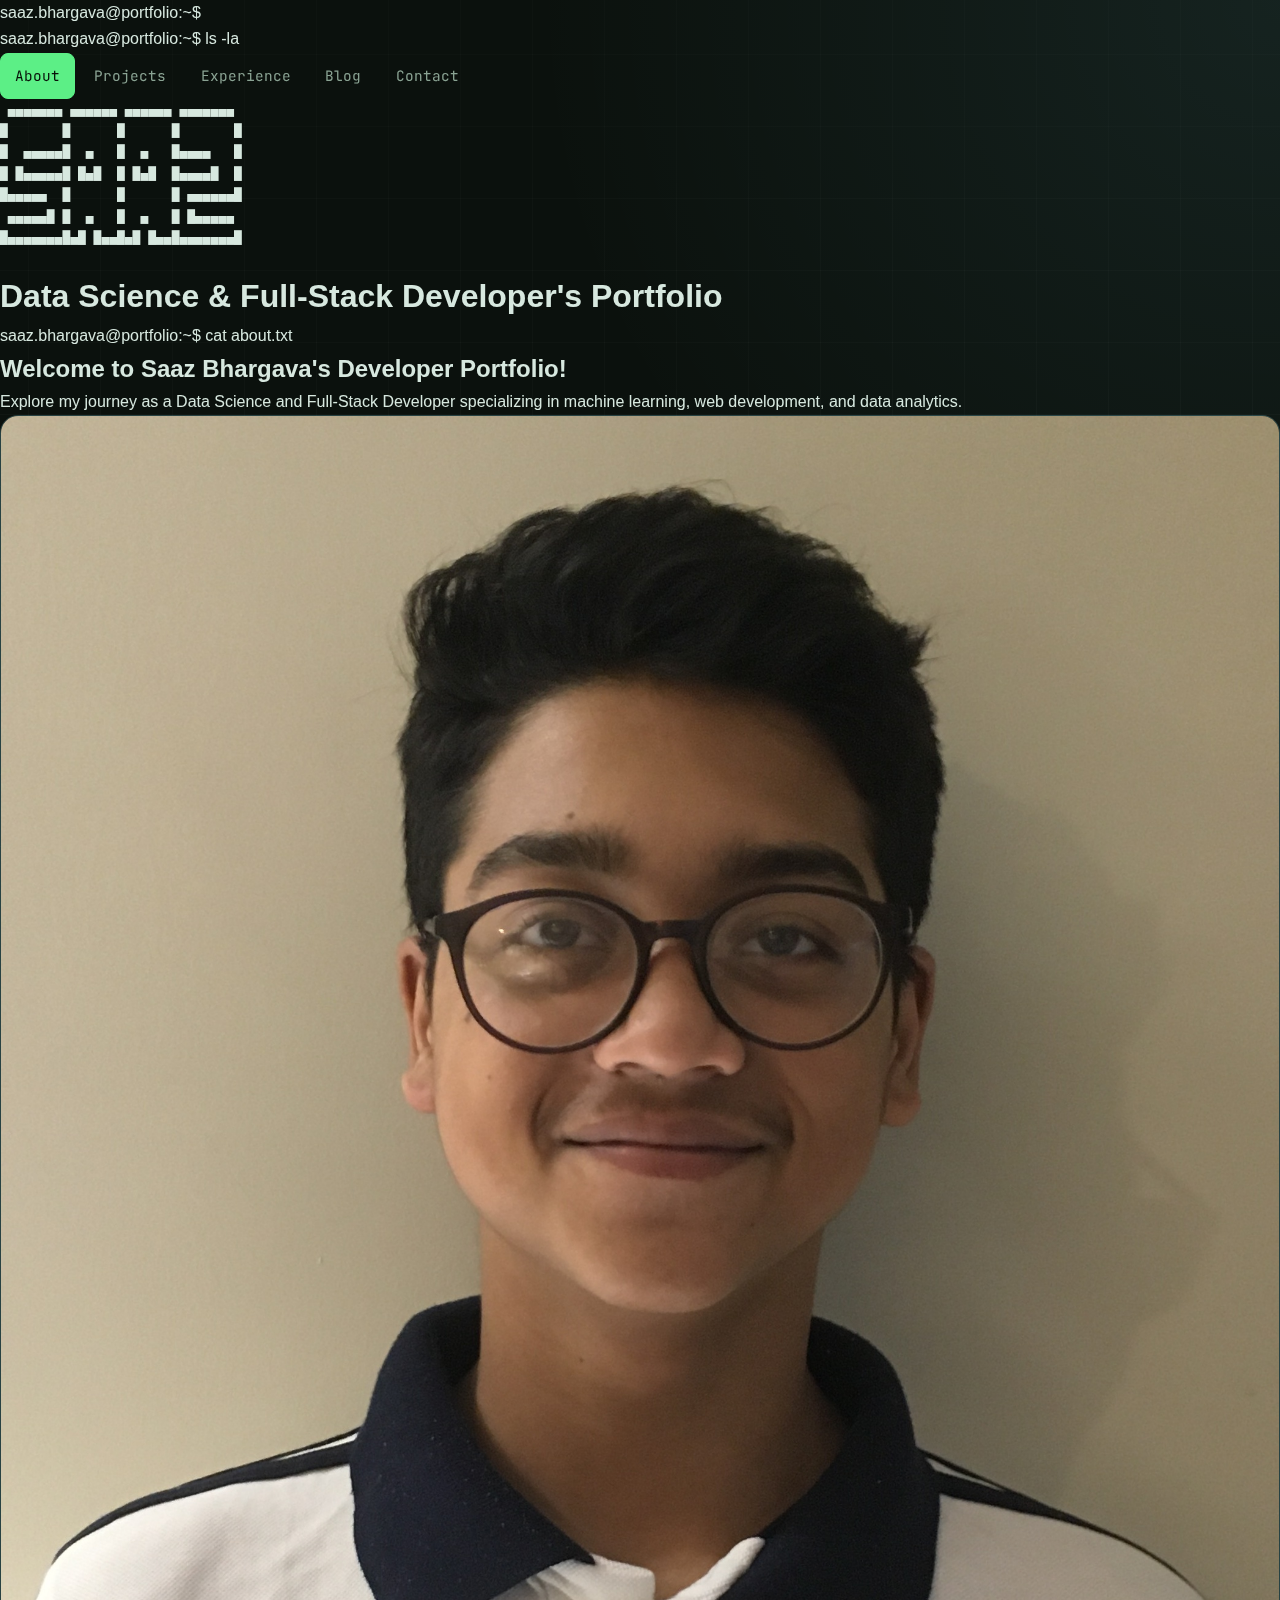
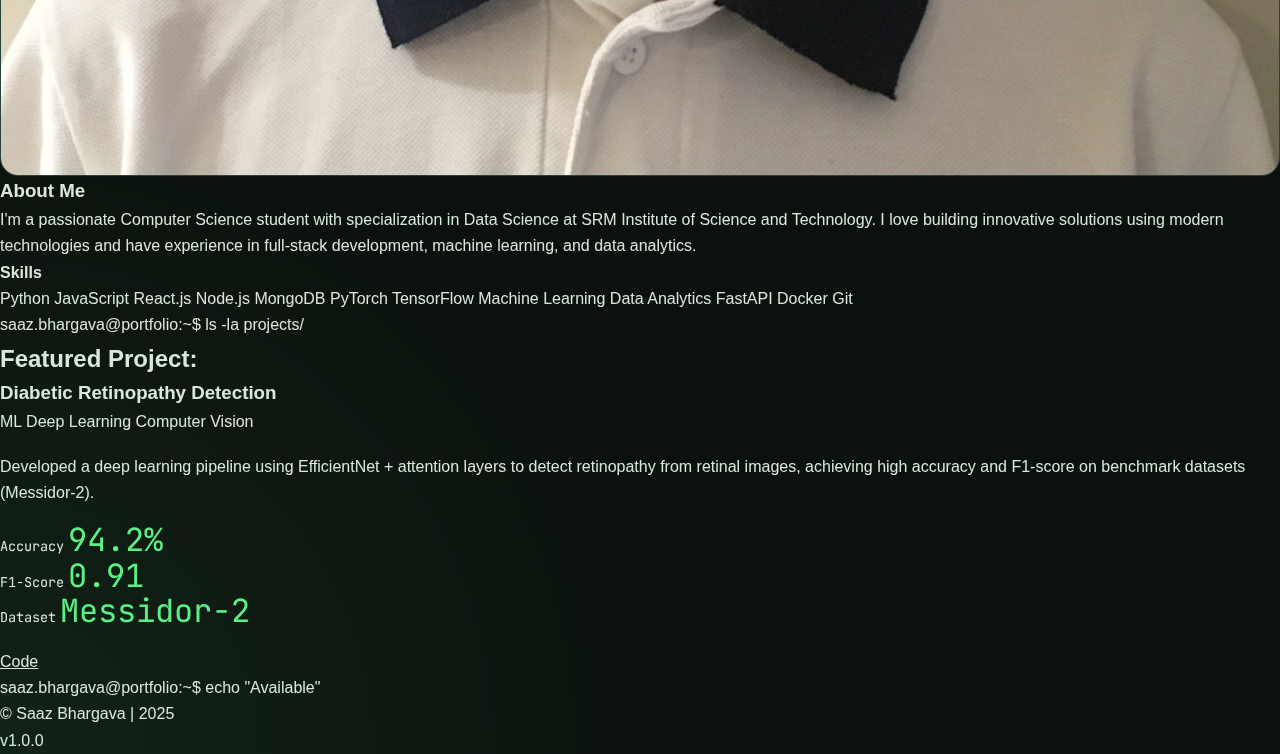
<file: index.html>
<!DOCTYPE html>
<html lang="en">
<head>
    <meta charset="UTF-8">
    <meta name="viewport" content="width=device-width, initial-scale=1.0">
    <title>Saaz Bhargava - Portfolio</title>
    <link rel="stylesheet" href="styles.css?v=2">
    <link href="https://fonts.googleapis.com/css2?family=JetBrains+Mono:wght@300;400;500;700&display=swap" rel="stylesheet">
</head>
<body>
    <div class="terminal">
        <div class="terminal-header">
            <div class="terminal-buttons">
                <span class="btn close"></span>
                <span class="btn minimize"></span>
                <span class="btn maximize"></span>
            </div>
            <div class="terminal-title">saaz.bhargava@portfolio:~$</div>
        </div>
        
        <div class="terminal-body">
            <div class="terminal-content">
                <!-- Navigation -->
                <div class="nav-section">
                    <div class="command-line">
                        <span class="prompt">saaz.bhargava@portfolio:~$</span>
                        <span class="command">ls -la</span>
                    </div>
                    <div class="nav-links">
                        <a href="index.html" class="nav-link active">About</a>
                        <a href="projects.html" class="nav-link">Projects</a>
                        <a href="experience.html" class="nav-link">Experience</a>
                        <a href="blog.html" class="nav-link">Blog</a>
                        <a href="contact.html" class="nav-link">Contact</a>
                    </div>
                </div>

                <!-- ASCII Art -->
                <div class="ascii-art">
                    <pre>
 ▄▄▄▄▄▄▄ ▄▄▄▄▄▄ ▄▄▄▄▄▄ ▄▄▄▄▄▄▄
█       █      █      █       █
█  ▄▄▄▄▄█  ▄   █  ▄   █▄▄▄▄   █
█ █▄▄▄▄▄█ █▄█  █ █▄█  █▄▄▄▄█  █
█▄▄▄▄▄  █      █      █ ▄▄▄▄▄▄█
 ▄▄▄▄▄█ █  ▄   █  ▄   █ █▄▄▄▄▄
█▄▄▄▄▄▄▄█▄█ █▄▄█▄█ █▄▄█▄▄▄▄▄▄▄█
                    </pre>
                </div>

                <!-- Main Content -->
                <div class="main-content">
                    <h1>Data Science & Full-Stack Developer's Portfolio</h1>
                    
                    <!-- About Section -->
                    <section class="section">
                        <div class="command-line">
                            <span class="prompt">saaz.bhargava@portfolio:~$</span>
                            <span class="command">cat about.txt</span>
                        </div>
                        <div class="content">
                            <h2>Welcome to Saaz Bhargava's Developer Portfolio!</h2>
                            <p>Explore my journey as a Data Science and Full-Stack Developer specializing in machine learning, web development, and data analytics.</p>
                            
                            <div class="profile-info">
                                <div class="profile-image">
                                    <img src="profile.jpg" alt="Saaz Bhargava" class="profile-img">
                                </div>
                                <div class="profile-details">
                                    <h3>About Me</h3>
                                    <p>I'm a passionate Computer Science student with specialization in Data Science at SRM Institute of Science and Technology. I love building innovative solutions using modern technologies and have experience in full-stack development, machine learning, and data analytics.</p>
                                    
                                    <div class="skills">
                                        <h4>Skills</h4>
                                        <div class="skill-tags">
                                            <span class="skill-tag">Python</span>
                                            <span class="skill-tag">JavaScript</span>
                                            <span class="skill-tag">React.js</span>
                                            <span class="skill-tag">Node.js</span>
                                            <span class="skill-tag">MongoDB</span>
                                            <span class="skill-tag">PyTorch</span>
                                            <span class="skill-tag">TensorFlow</span>
                                            <span class="skill-tag">Machine Learning</span>
                                            <span class="skill-tag">Data Analytics</span>
                                            <span class="skill-tag">FastAPI</span>
                                            <span class="skill-tag">Docker</span>
                                            <span class="skill-tag">Git</span>
                                        </div>
                                    </div>
                                </div>
                            </div>
                        </div>
                    </section>

                    <!-- Featured Project -->
                    <section class="featured-project">
                        <div class="command-line">
                            <span class="prompt">saaz.bhargava@portfolio:~$</span>
                            <span class="command">ls -la projects/</span>
                        </div>
                        <div class="content">
                            <h2>Featured Project:</h2>
                            <div class="project-card featured">
                                <div class="project-header">
                                    <h3>Diabetic Retinopathy Detection</h3>
                                    <div class="project-tags">
                                        <span class="tag ml">ML</span>
                                        <span class="tag deep-learning">Deep Learning</span>
                                        <span class="tag computer-vision">Computer Vision</span>
                                    </div>
                                </div>
                                <p>Developed a deep learning pipeline using EfficientNet + attention layers to detect retinopathy from retinal images, achieving high accuracy and F1-score on benchmark datasets (Messidor-2).</p>
                                <div class="project-stats">
                                    <div class="stat">
                                        <span class="stat-label">Accuracy</span>
                                        <span class="stat-value">94.2%</span>
                                    </div>
                                    <div class="stat">
                                        <span class="stat-label">F1-Score</span>
                                        <span class="stat-value">0.91</span>
                                    </div>
                                    <div class="stat">
                                        <span class="stat-label">Dataset</span>
                                        <span class="stat-value">Messidor-2</span>
                                    </div>
                                </div>
                                <div class="project-links">
                                    <a href="https://github.com/s9b/Diabetic-Retinopathy-Detection-using-SA-EffNetB3" class="btn-link" target="_blank">Code</a>
                                </div>
                            </div>
                        </div>
                    </section>
                </div>

                <!-- Footer -->
                <footer class="footer">
                    <div class="command-line">
                        <span class="prompt">saaz.bhargava@portfolio:~$</span>
                        <span class="command">echo "Available"</span>
                    </div>
                    <p>© Saaz Bhargava | 2025</p>
                    <p>v1.0.0</p>
                </footer>
            </div>
        </div>
    </div>

    <script src="script.js"></script>
</body>
</html>
</file>
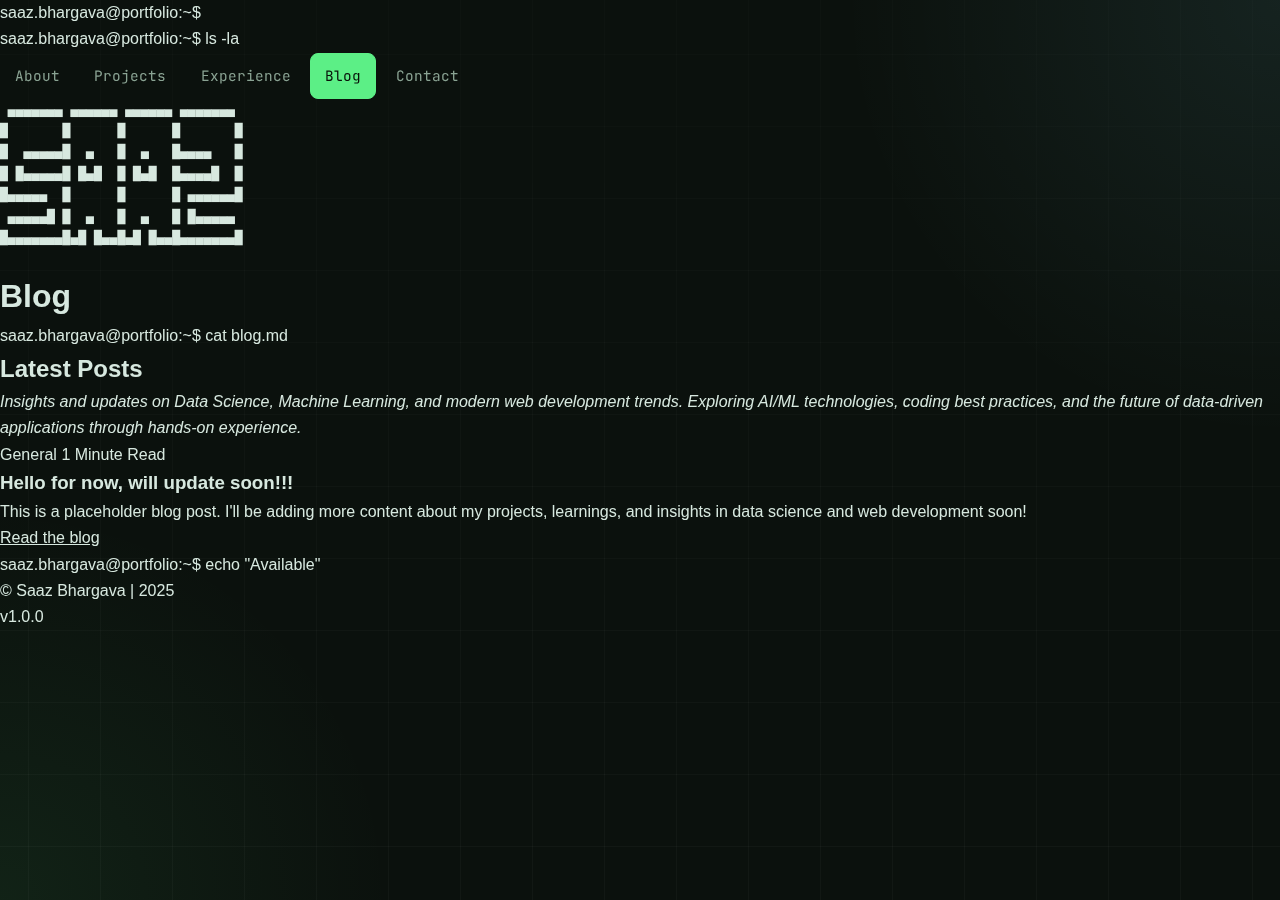
<file: blog.html>
<!DOCTYPE html>
<html lang="en">
<head>
    <meta charset="UTF-8">
    <meta name="viewport" content="width=device-width, initial-scale=1.0">
    <title>Blog - Saaz Bhargava</title>
    <link rel="stylesheet" href="styles.css?v=2">
    <link href="https://fonts.googleapis.com/css2?family=JetBrains+Mono:wght@300;400;500;700&display=swap" rel="stylesheet">
</head>
<body>
    <div class="terminal">
        <div class="terminal-header">
            <div class="terminal-buttons">
                <span class="btn close"></span>
                <span class="btn minimize"></span>
                <span class="btn maximize"></span>
            </div>
            <div class="terminal-title">saaz.bhargava@portfolio:~$</div>
        </div>
        
        <div class="terminal-body">
            <div class="terminal-content">
                <!-- Navigation -->
                <div class="nav-section">
                    <div class="command-line">
                        <span class="prompt">saaz.bhargava@portfolio:~$</span>
                        <span class="command">ls -la</span>
                    </div>
                    <div class="nav-links">
                        <a href="index.html" class="nav-link">About</a>
                        <a href="projects.html" class="nav-link">Projects</a>
                        <a href="experience.html" class="nav-link">Experience</a>
                        <a href="blog.html" class="nav-link active">Blog</a>
                        <a href="contact.html" class="nav-link">Contact</a>
                    </div>
                </div>

                <!-- ASCII Art -->
                <div class="ascii-art">
                    <pre>
 ▄▄▄▄▄▄▄ ▄▄▄▄▄▄ ▄▄▄▄▄▄ ▄▄▄▄▄▄▄
█       █      █      █       █
█  ▄▄▄▄▄█  ▄   █  ▄   █▄▄▄▄   █
█ █▄▄▄▄▄█ █▄█  █ █▄█  █▄▄▄▄█  █
█▄▄▄▄▄  █      █      █ ▄▄▄▄▄▄█
 ▄▄▄▄▄█ █  ▄   █  ▄   █ █▄▄▄▄▄
█▄▄▄▄▄▄▄█▄█ █▄▄█▄█ █▄▄█▄▄▄▄▄▄▄█
                    </pre>
                </div>

                <!-- Main Content -->
                <div class="main-content">
                    <h1>Blog</h1>
                    
                    <!-- Blog Section -->
                    <section class="section">
                        <div class="command-line">
                            <span class="prompt">saaz.bhargava@portfolio:~$</span>
                            <span class="command">cat blog.md</span>
                        </div>
                        <div class="content">
                            <h2>Latest Posts</h2>
                            <p><em>Insights and updates on Data Science, Machine Learning, and modern web development trends. Exploring AI/ML technologies, coding best practices, and the future of data-driven applications through hands-on experience.</em></p>
                            
                            <div class="blog-posts">
                                <article class="blog-post">
                                    <div class="blog-meta">
                                        <span class="blog-category">General</span>
                                        <span class="blog-read-time">1 Minute Read</span>
                                    </div>
                                    <h3>Hello for now, will update soon!!!</h3>
                                    <p>This is a placeholder blog post. I'll be adding more content about my projects, learnings, and insights in data science and web development soon!</p>
                                    <a href="#" class="read-more">Read the blog</a>
                                </article>
                            </div>
                        </div>
                    </section>
                </div>

                <!-- Footer -->
                <footer class="footer">
                    <div class="command-line">
                        <span class="prompt">saaz.bhargava@portfolio:~$</span>
                        <span class="command">echo "Available"</span>
                    </div>
                    <p>© Saaz Bhargava | 2025</p>
                    <p>v1.0.0</p>
                </footer>
            </div>
        </div>
    </div>

    <script src="script.js"></script>
</body>
</html>
</file>
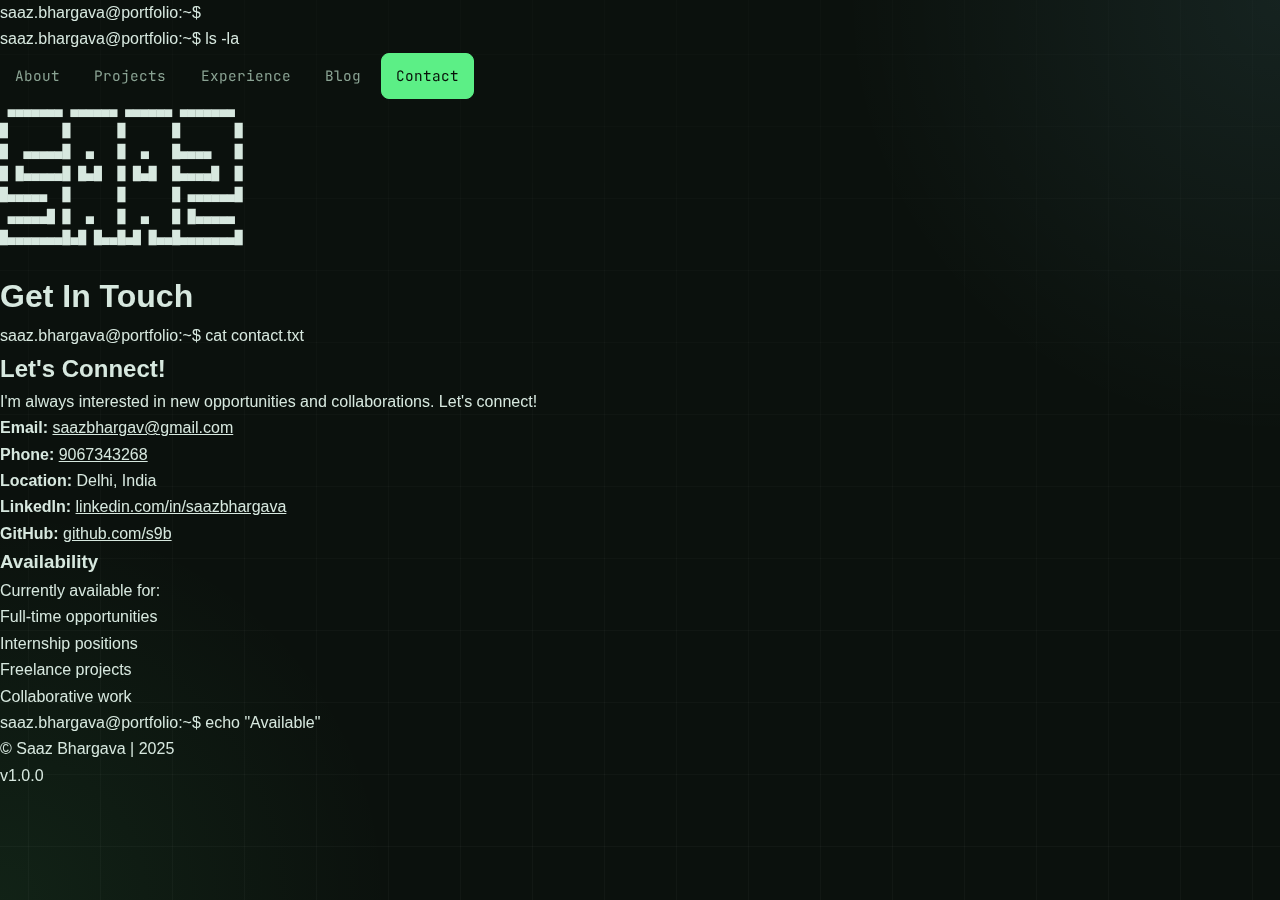
<file: contact.html>
<!DOCTYPE html>
<html lang="en">
<head>
    <meta charset="UTF-8">
    <meta name="viewport" content="width=device-width, initial-scale=1.0">
    <title>Contact - Saaz Bhargava</title>
    <link rel="stylesheet" href="styles.css?v=2">
    <link href="https://fonts.googleapis.com/css2?family=JetBrains+Mono:wght@300;400;500;700&display=swap" rel="stylesheet">
</head>
<body>
    <div class="terminal">
        <div class="terminal-header">
            <div class="terminal-buttons">
                <span class="btn close"></span>
                <span class="btn minimize"></span>
                <span class="btn maximize"></span>
            </div>
            <div class="terminal-title">saaz.bhargava@portfolio:~$</div>
        </div>
        
        <div class="terminal-body">
            <div class="terminal-content">
                <!-- Navigation -->
                <div class="nav-section">
                    <div class="command-line">
                        <span class="prompt">saaz.bhargava@portfolio:~$</span>
                        <span class="command">ls -la</span>
                    </div>
                    <div class="nav-links">
                        <a href="index.html" class="nav-link">About</a>
                        <a href="projects.html" class="nav-link">Projects</a>
                        <a href="experience.html" class="nav-link">Experience</a>
                        <a href="blog.html" class="nav-link">Blog</a>
                        <a href="contact.html" class="nav-link active">Contact</a>
                    </div>
                </div>

                <!-- ASCII Art -->
                <div class="ascii-art">
                    <pre>
 ▄▄▄▄▄▄▄ ▄▄▄▄▄▄ ▄▄▄▄▄▄ ▄▄▄▄▄▄▄
█       █      █      █       █
█  ▄▄▄▄▄█  ▄   █  ▄   █▄▄▄▄   █
█ █▄▄▄▄▄█ █▄█  █ █▄█  █▄▄▄▄█  █
█▄▄▄▄▄  █      █      █ ▄▄▄▄▄▄█
 ▄▄▄▄▄█ █  ▄   █  ▄   █ █▄▄▄▄▄
█▄▄▄▄▄▄▄█▄█ █▄▄█▄█ █▄▄█▄▄▄▄▄▄▄█
                    </pre>
                </div>

                <!-- Main Content -->
                <div class="main-content">
                    <h1>Get In Touch</h1>
                    
                    <!-- Contact Section -->
                    <section class="section">
                        <div class="command-line">
                            <span class="prompt">saaz.bhargava@portfolio:~$</span>
                            <span class="command">cat contact.txt</span>
                        </div>
                        <div class="content">
                            <h2>Let's Connect!</h2>
                            <p>I'm always interested in new opportunities and collaborations. Let's connect!</p>
                            
                            <div class="contact-info">
                                <div class="contact-item">
                                    <strong>Email:</strong> <a href="mailto:saazbhargav@gmail.com">saazbhargav@gmail.com</a>
                                </div>
                                <div class="contact-item">
                                    <strong>Phone:</strong> <a href="tel:9067343268">9067343268</a>
                                </div>
                                <div class="contact-item">
                                    <strong>Location:</strong> Delhi, India
                                </div>
                                <div class="contact-item">
                                    <strong>LinkedIn:</strong> <a href="https://linkedin.com/in/saazbhargava" target="_blank">linkedin.com/in/saazbhargava</a>
                                </div>
                                <div class="contact-item">
                                    <strong>GitHub:</strong> <a href="https://github.com/s9b" target="_blank">github.com/s9b</a>
                                </div>
                            </div>

                            <div class="availability">
                                <h3>Availability</h3>
                                <p>Currently available for:</p>
                                <ul class="availability-list">
                                    <li>Full-time opportunities</li>
                                    <li>Internship positions</li>
                                    <li>Freelance projects</li>
                                    <li>Collaborative work</li>
                                </ul>
                            </div>
                        </div>
                    </section>
                </div>

                <!-- Footer -->
                <footer class="footer">
                    <div class="command-line">
                        <span class="prompt">saaz.bhargava@portfolio:~$</span>
                        <span class="command">echo "Available"</span>
                    </div>
                    <p>© Saaz Bhargava | 2025</p>
                    <p>v1.0.0</p>
                </footer>
            </div>
        </div>
    </div>

    <script src="script.js"></script>
</body>
</html>
</file>
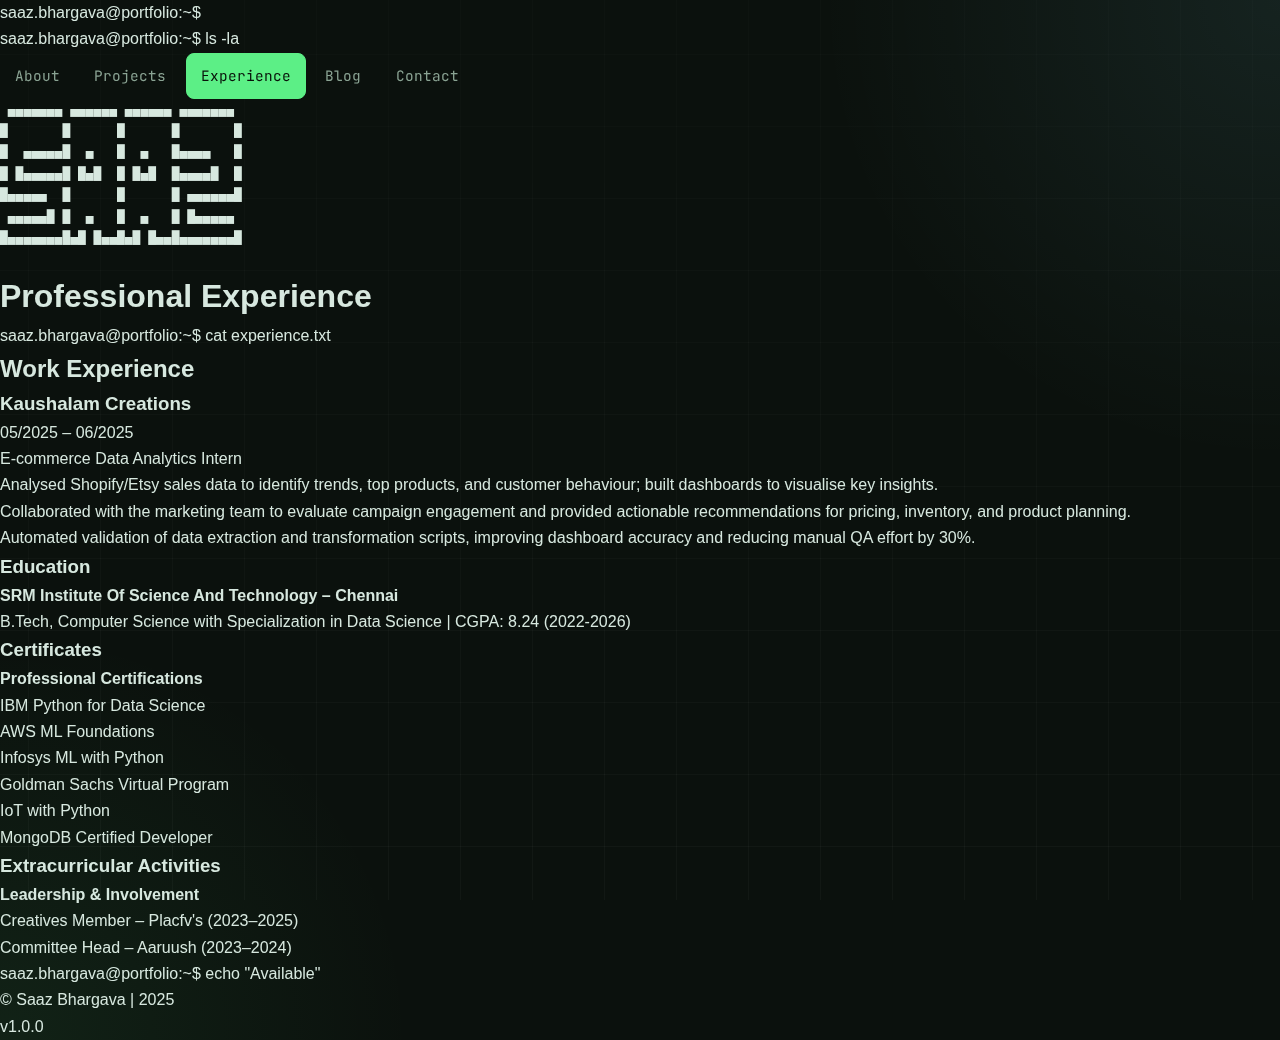
<file: experience.html>
<!DOCTYPE html>
<html lang="en">
<head>
    <meta charset="UTF-8">
    <meta name="viewport" content="width=device-width, initial-scale=1.0">
    <title>Experience - Saaz Bhargava</title>
    <link rel="stylesheet" href="styles.css?v=2">
    <link href="https://fonts.googleapis.com/css2?family=JetBrains+Mono:wght@300;400;500;700&display=swap" rel="stylesheet">
</head>
<body>
    <div class="terminal">
        <div class="terminal-header">
            <div class="terminal-buttons">
                <span class="btn close"></span>
                <span class="btn minimize"></span>
                <span class="btn maximize"></span>
            </div>
            <div class="terminal-title">saaz.bhargava@portfolio:~$</div>
        </div>
        
        <div class="terminal-body">
            <div class="terminal-content">
                <!-- Navigation -->
                <div class="nav-section">
                    <div class="command-line">
                        <span class="prompt">saaz.bhargava@portfolio:~$</span>
                        <span class="command">ls -la</span>
                    </div>
                    <div class="nav-links">
                        <a href="index.html" class="nav-link">About</a>
                        <a href="projects.html" class="nav-link">Projects</a>
                        <a href="experience.html" class="nav-link active">Experience</a>
                        <a href="blog.html" class="nav-link">Blog</a>
                        <a href="contact.html" class="nav-link">Contact</a>
                    </div>
                </div>

                <!-- ASCII Art -->
                <div class="ascii-art">
                    <pre>
 ▄▄▄▄▄▄▄ ▄▄▄▄▄▄ ▄▄▄▄▄▄ ▄▄▄▄▄▄▄
█       █      █      █       █
█  ▄▄▄▄▄█  ▄   █  ▄   █▄▄▄▄   █
█ █▄▄▄▄▄█ █▄█  █ █▄█  █▄▄▄▄█  █
█▄▄▄▄▄  █      █      █ ▄▄▄▄▄▄█
 ▄▄▄▄▄█ █  ▄   █  ▄   █ █▄▄▄▄▄
█▄▄▄▄▄▄▄█▄█ █▄▄█▄█ █▄▄█▄▄▄▄▄▄▄█
                    </pre>
                </div>

                <!-- Main Content -->
                <div class="main-content">
                    <h1>Professional Experience</h1>
                    
                    <!-- Experience Section -->
                    <section class="section">
                        <div class="command-line">
                            <span class="prompt">saaz.bhargava@portfolio:~$</span>
                            <span class="command">cat experience.txt</span>
                        </div>
                        <div class="content">
                            <h2>Work Experience</h2>
                            
                            <div class="experience-item">
                                <div class="experience-header">
                                    <h3>Kaushalam Creations</h3>
                                    <span class="duration">05/2025 – 06/2025</span>
                                </div>
                                <div class="role">E-commerce Data Analytics Intern</div>
                                <ul class="experience-details">
                                    <li>Analysed Shopify/Etsy sales data to identify trends, top products, and customer behaviour; built dashboards to visualise key insights.</li>
                                    <li>Collaborated with the marketing team to evaluate campaign engagement and provided actionable recommendations for pricing, inventory, and product planning.</li>
                                    <li>Automated validation of data extraction and transformation scripts, improving dashboard accuracy and reducing manual QA effort by 30%.</li>
                                </ul>
                            </div>

                            <div class="education">
                                <h3>Education</h3>
                                <div class="education-item">
                                    <h4>SRM Institute Of Science And Technology – Chennai</h4>
                                    <p>B.Tech, Computer Science with Specialization in Data Science | CGPA: 8.24 (2022-2026)</p>
                                </div>
                            </div>

                            <div class="certificates">
                                <h3>Certificates</h3>
                                <div class="certificate-item">
                                    <h4>Professional Certifications</h4>
                                    <ul class="certificate-list">
                                        <li>IBM Python for Data Science</li>
                                        <li>AWS ML Foundations</li>
                                        <li>Infosys ML with Python</li>
                                        <li>Goldman Sachs Virtual Program</li>
                                        <li>IoT with Python</li>
                                        <li>MongoDB Certified Developer</li>
                                    </ul>
                                </div>
                            </div>

                            <div class="extracurricular">
                                <h3>Extracurricular Activities</h3>
                                <div class="activity-item">
                                    <h4>Leadership & Involvement</h4>
                                    <ul class="activity-list">
                                        <li>Creatives Member – Placfv's (2023–2025)</li>
                                        <li>Committee Head – Aaruush (2023–2024)</li>
                                    </ul>
                                </div>
                            </div>
                        </div>
                    </section>
                </div>

                <!-- Footer -->
                <footer class="footer">
                    <div class="command-line">
                        <span class="prompt">saaz.bhargava@portfolio:~$</span>
                        <span class="command">echo "Available"</span>
                    </div>
                    <p>© Saaz Bhargava | 2025</p>
                    <p>v1.0.0</p>
                </footer>
            </div>
        </div>
    </div>

    <script src="script.js"></script>
</body>
</html>
</file>
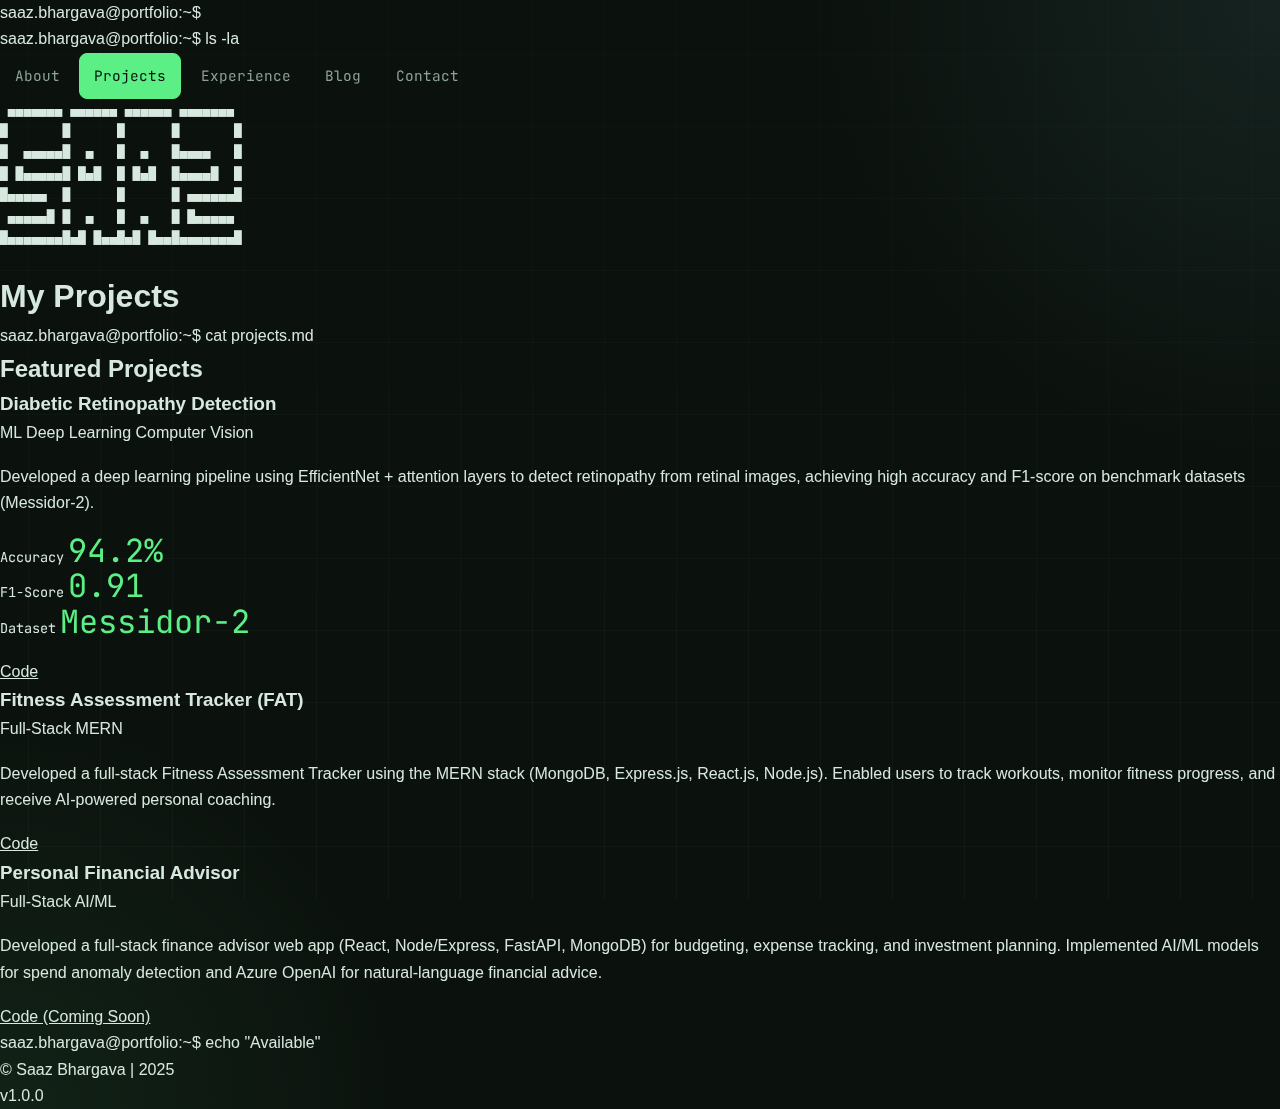
<file: projects.html>
<!DOCTYPE html>
<html lang="en">
<head>
    <meta charset="UTF-8">
    <meta name="viewport" content="width=device-width, initial-scale=1.0">
    <title>Projects - Saaz Bhargava</title>
    <link rel="stylesheet" href="styles.css?v=2">
    <link href="https://fonts.googleapis.com/css2?family=JetBrains+Mono:wght@300;400;500;700&display=swap" rel="stylesheet">
</head>
<body>
    <div class="terminal">
        <div class="terminal-header">
            <div class="terminal-buttons">
                <span class="btn close"></span>
                <span class="btn minimize"></span>
                <span class="btn maximize"></span>
            </div>
            <div class="terminal-title">saaz.bhargava@portfolio:~$</div>
        </div>
        
        <div class="terminal-body">
            <div class="terminal-content">
                <!-- Navigation -->
                <div class="nav-section">
                    <div class="command-line">
                        <span class="prompt">saaz.bhargava@portfolio:~$</span>
                        <span class="command">ls -la</span>
                    </div>
                    <div class="nav-links">
                        <a href="index.html" class="nav-link">About</a>
                        <a href="projects.html" class="nav-link active">Projects</a>
                        <a href="experience.html" class="nav-link">Experience</a>
                        <a href="blog.html" class="nav-link">Blog</a>
                        <a href="contact.html" class="nav-link">Contact</a>
                    </div>
                </div>

                <!-- ASCII Art -->
                <div class="ascii-art">
                    <pre>
 ▄▄▄▄▄▄▄ ▄▄▄▄▄▄ ▄▄▄▄▄▄ ▄▄▄▄▄▄▄
█       █      █      █       █
█  ▄▄▄▄▄█  ▄   █  ▄   █▄▄▄▄   █
█ █▄▄▄▄▄█ █▄█  █ █▄█  █▄▄▄▄█  █
█▄▄▄▄▄  █      █      █ ▄▄▄▄▄▄█
 ▄▄▄▄▄█ █  ▄   █  ▄   █ █▄▄▄▄▄
█▄▄▄▄▄▄▄█▄█ █▄▄█▄█ █▄▄█▄▄▄▄▄▄▄█
                    </pre>
                </div>

                <!-- Main Content -->
                <div class="main-content">
                    <h1>My Projects</h1>
                    
                    <!-- Projects Section -->
                    <section class="section">
                        <div class="command-line">
                            <span class="prompt">saaz.bhargava@portfolio:~$</span>
                            <span class="command">cat projects.md</span>
                        </div>
                        <div class="content">
                            <h2>Featured Projects</h2>
                            
                            <div class="projects-grid">
                                <div class="project-card featured">
                                    <div class="project-header">
                                        <h3>Diabetic Retinopathy Detection</h3>
                                        <div class="project-tags">
                                            <span class="tag ml">ML</span>
                                            <span class="tag deep-learning">Deep Learning</span>
                                            <span class="tag computer-vision">Computer Vision</span>
                                        </div>
                                    </div>
                                    <p>Developed a deep learning pipeline using EfficientNet + attention layers to detect retinopathy from retinal images, achieving high accuracy and F1-score on benchmark datasets (Messidor-2).</p>
                                    <div class="project-stats">
                                        <div class="stat">
                                            <span class="stat-label">Accuracy</span>
                                            <span class="stat-value">94.2%</span>
                                        </div>
                                        <div class="stat">
                                            <span class="stat-label">F1-Score</span>
                                            <span class="stat-value">0.91</span>
                                        </div>
                                        <div class="stat">
                                            <span class="stat-label">Dataset</span>
                                            <span class="stat-value">Messidor-2</span>
                                        </div>
                                    </div>
                                    <div class="project-links">
                                        <a href="https://github.com/s9b/Diabetic-Retinopathy-Detection-using-SA-EffNetB3" class="btn-link" target="_blank">Code</a>
                                    </div>
                                </div>

                                <div class="project-card">
                                    <div class="project-header">
                                        <h3>Fitness Assessment Tracker (FAT)</h3>
                                        <div class="project-tags">
                                            <span class="tag fullstack">Full-Stack</span>
                                            <span class="tag mern">MERN</span>
                                        </div>
                                    </div>
                                    <p>Developed a full-stack Fitness Assessment Tracker using the MERN stack (MongoDB, Express.js, React.js, Node.js). Enabled users to track workouts, monitor fitness progress, and receive AI-powered personal coaching.</p>
                                    <div class="project-links">
                                        <a href="https://github.com/s9b/Fitness-Asessment-Tracker" class="btn-link" target="_blank">Code</a>
                                    </div>
                                </div>

                                <div class="project-card">
                                    <div class="project-header">
                                        <h3>Personal Financial Advisor</h3>
                                        <div class="project-tags">
                                            <span class="tag fullstack">Full-Stack</span>
                                            <span class="tag ai">AI/ML</span>
                                        </div>
                                    </div>
                                    <p>Developed a full-stack finance advisor web app (React, Node/Express, FastAPI, MongoDB) for budgeting, expense tracking, and investment planning. Implemented AI/ML models for spend anomaly detection and Azure OpenAI for natural-language financial advice.</p>
                                    <div class="project-links">
                                        <a href="#" class="btn-link disabled">Code (Coming Soon)</a>
                                    </div>
                                </div>
                            </div>
                        </div>
                    </section>
                </div>

                <!-- Footer -->
                <footer class="footer">
                    <div class="command-line">
                        <span class="prompt">saaz.bhargava@portfolio:~$</span>
                        <span class="command">echo "Available"</span>
                    </div>
                    <p>© Saaz Bhargava | 2025</p>
                    <p>v1.0.0</p>
                </footer>
            </div>
        </div>
    </div>

    <script src="script.js"></script>
</body>
</html>
</file>
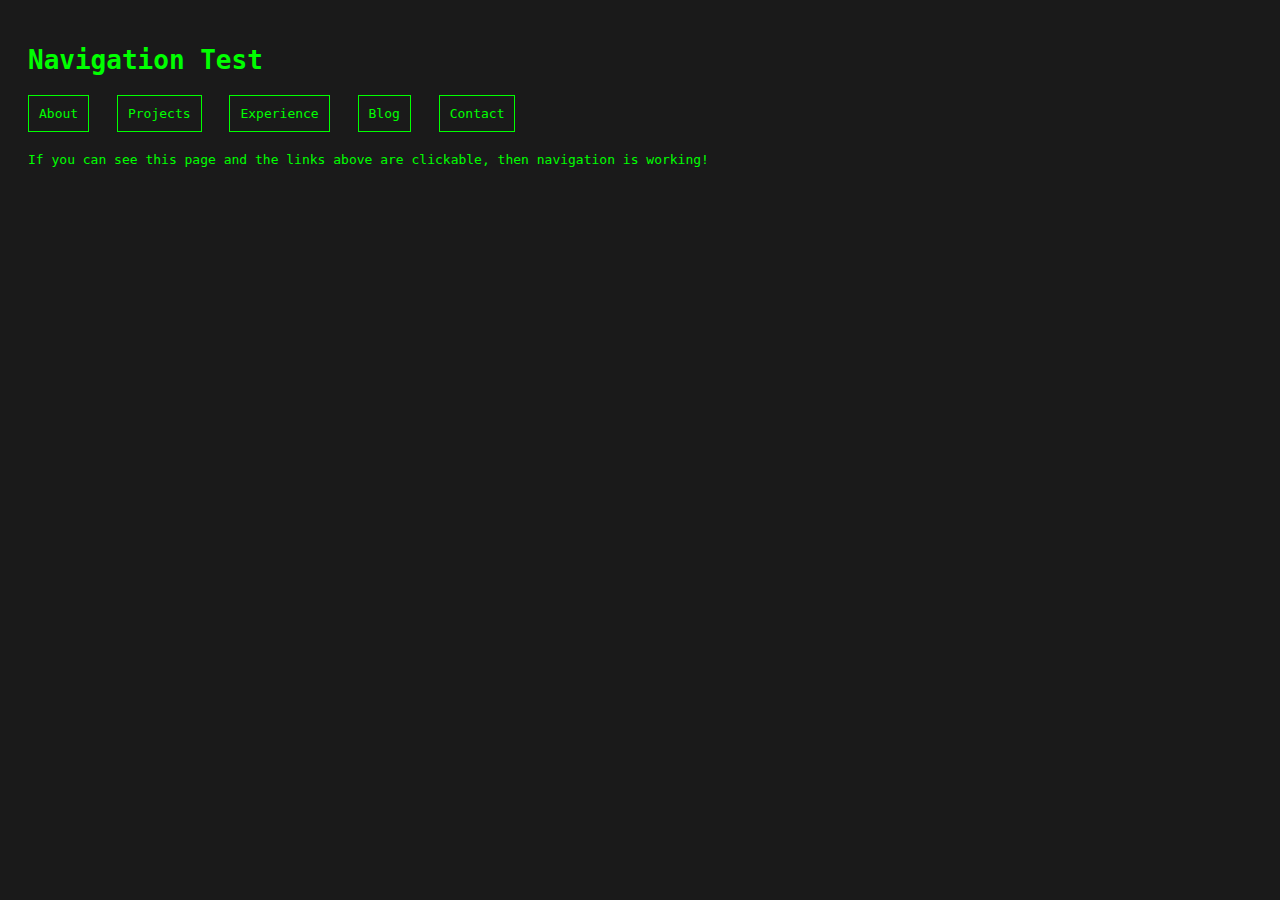
<file: test.html>
<!DOCTYPE html>
<html lang="en">
<head>
    <meta charset="UTF-8">
    <meta name="viewport" content="width=device-width, initial-scale=1.0">
    <title>Test Navigation</title>
    <style>
        body { background: #1a1a1a; color: #00ff00; font-family: monospace; padding: 20px; }
        .nav-links { margin: 20px 0; }
        .nav-link { 
            color: #00ff00; 
            text-decoration: none; 
            margin-right: 20px; 
            padding: 10px;
            border: 1px solid #00ff00;
            display: inline-block;
        }
        .nav-link:hover { background: #00ff00; color: #1a1a1a; }
    </style>
</head>
<body>
    <h1>Navigation Test</h1>
    <div class="nav-links">
        <a href="index.html" class="nav-link">About</a>
        <a href="projects.html" class="nav-link">Projects</a>
        <a href="experience.html" class="nav-link">Experience</a>
        <a href="blog.html" class="nav-link">Blog</a>
        <a href="contact.html" class="nav-link">Contact</a>
    </div>
    <p>If you can see this page and the links above are clickable, then navigation is working!</p>
</body>
</html>
</file>
<file: styles.css>
:root {
    --bg: #0b110d;
    --bg-soft: #101914;
    --panel: rgba(20, 31, 25, 0.92);
    --panel-strong: rgba(24, 36, 29, 0.96);
    --line: rgba(92, 239, 134, 0.16);
    --line-strong: #5cef86;
    --text: #d7e8df;
    --muted: #8aa393;
    --cyan: #91f3ff;
    --green: #5cef86;
    --yellow: #f5d85a;
    --red: #ff8b8b;
    --violet: #c9a8ff;
    --shadow: 0 22px 60px rgba(0, 0, 0, 0.45);
    --radius-lg: 22px;
    --radius-md: 14px;
    --radius-sm: 10px;
    --mono: "JetBrains Mono", monospace;
    --sans: "Inter", sans-serif;
}

* {
    box-sizing: border-box;
    margin: 0;
    padding: 0;
}

html {
    scroll-behavior: smooth;
}

body {
    background:
        radial-gradient(circle at top right, rgba(145, 243, 255, 0.08), transparent 28%),
        radial-gradient(circle at bottom left, rgba(92, 239, 134, 0.08), transparent 25%),
        var(--bg);
    color: var(--text);
    font-family: var(--sans);
    line-height: 1.65;
    min-height: 100vh;
    overflow-x: hidden;
    position: relative;
}

body::before {
    background-image:
        linear-gradient(rgba(255, 255, 255, 0.03) 1px, transparent 1px),
        linear-gradient(90deg, rgba(255, 255, 255, 0.03) 1px, transparent 1px);
    background-position: center;
    background-size: 72px 72px;
    content: "";
    inset: 0;
    mask-image: linear-gradient(180deg, rgba(0, 0, 0, 0.45), rgba(0, 0, 0, 1));
    pointer-events: none;
    position: fixed;
    z-index: -2;
}

body::after {
    animation: drift 16s linear infinite;
    background: linear-gradient(180deg, transparent 0%, rgba(92, 239, 134, 0.08) 48%, transparent 100%);
    content: "";
    height: 42vh;
    inset-inline: 0;
    pointer-events: none;
    position: fixed;
    top: -42vh;
    z-index: -1;
}

.skip-link {
    background: var(--green);
    border-radius: 999px;
    color: #07110a;
    font-family: var(--mono);
    font-size: 0.9rem;
    left: 1rem;
    padding: 0.65rem 0.95rem;
    position: absolute;
    text-decoration: none;
    top: -3rem;
    z-index: 50;
}

.skip-link:focus {
    top: 1rem;
}

a,
button {
    color: inherit;
}

a:focus-visible,
button:focus-visible {
    outline: 2px solid var(--cyan);
    outline-offset: 3px;
}

.site-shell {
    margin: 0 auto;
    max-width: 1200px;
    padding: 24px 20px 40px;
}

.site-header {
    align-items: center;
    backdrop-filter: blur(14px);
    background: rgba(20, 31, 25, 0.72);
    border: 1px solid var(--line);
    border-radius: 18px;
    box-shadow: var(--shadow);
    display: grid;
    gap: 18px;
    grid-template-columns: 1fr auto auto;
    padding: 16px 18px;
    position: sticky;
    top: 16px;
    z-index: 20;
}

.site-logo {
    color: var(--green);
    font-family: var(--mono);
    font-size: 0.98rem;
    letter-spacing: -0.02em;
    text-decoration: none;
    white-space: nowrap;
}

.site-nav {
    display: flex;
    flex-wrap: wrap;
    gap: 10px;
    justify-content: center;
}

.nav-link {
    align-items: center;
    background: transparent;
    border: 1px solid transparent;
    border-radius: 8px;
    color: var(--muted);
    display: inline-flex;
    font-family: var(--mono);
    font-size: 0.9rem;
    gap: 10px;
    padding: 10px 14px;
    text-decoration: none;
    transition: background-color 0.2s ease, border-color 0.2s ease, color 0.2s ease, transform 0.2s ease;
}

.nav-link:hover {
    background: rgba(255, 255, 255, 0.03);
    border-color: rgba(145, 243, 255, 0.16);
    color: var(--text);
    transform: translateY(-1px);
}

.nav-link.active {
    background: var(--green);
    border-color: var(--green);
    color: #081109;
}

.nav-icon {
    align-items: center;
    border: 1px solid currentColor;
    border-radius: 4px;
    display: inline-flex;
    font-size: 0.72rem;
    font-weight: 700;
    height: 20px;
    justify-content: center;
    min-width: 20px;
}

.availability-pill {
    align-items: center;
    color: var(--cyan);
    display: inline-flex;
    font-family: var(--mono);
    font-size: 0.9rem;
    gap: 10px;
    justify-self: end;
    white-space: nowrap;
}

.status-dot {
    animation: pulse 2.4s ease-in-out infinite;
    background: var(--cyan);
    border-radius: 999px;
    box-shadow: 0 0 0 0 rgba(145, 243, 255, 0.35);
    display: inline-block;
    height: 10px;
    width: 10px;
}

.mobile-nav-toggle {
    background: transparent;
    border: 1px solid var(--line);
    border-radius: 8px;
    color: var(--green);
    cursor: pointer;
    display: none;
    font-family: var(--mono);
    justify-self: end;
    padding: 10px 12px;
}

.page-shell {
    display: grid;
    gap: 24px;
    grid-template-columns: 320px minmax(0, 1fr);
    margin-top: 24px;
}

.sidebar {
    display: flex;
    flex-direction: column;
    gap: 18px;
}

.main-panel {
    display: flex;
    flex-direction: column;
    gap: 18px;
}

.panel {
    background: var(--panel);
    border: 1px solid var(--line);
    border-radius: var(--radius-lg);
    box-shadow: var(--shadow);
    overflow: hidden;
    padding: 22px;
    position: relative;
}

.panel::before {
    background: linear-gradient(90deg, rgba(92, 239, 134, 0.18), rgba(145, 243, 255, 0.1));
    content: "";
    height: 1px;
    inset-inline: 0;
    left: 22px;
    position: absolute;
    top: 0;
    width: calc(100% - 44px);
}

.panel-heading,
.page-kicker,
.panel-kicker,
.footer-note,
.mono {
    font-family: var(--mono);
}

.page-heading {
    background: linear-gradient(180deg, rgba(24, 36, 29, 0.96), rgba(20, 31, 25, 0.92));
}

.page-kicker,
.panel-kicker {
    color: var(--cyan);
    font-size: 0.92rem;
    margin-bottom: 12px;
}

.page-title {
    color: var(--green);
    font-family: var(--mono);
    font-size: clamp(2.2rem, 3vw, 3.4rem);
    letter-spacing: -0.04em;
    line-height: 1.05;
    margin-bottom: 10px;
}

.lead {
    color: var(--text);
    font-size: 1.05rem;
    max-width: 66ch;
}

.section-title {
    color: var(--green);
    font-family: var(--mono);
    font-size: 1.05rem;
    margin-bottom: 14px;
}

.section-subtitle {
    color: var(--cyan);
    font-family: var(--mono);
    font-size: 0.95rem;
    margin-bottom: 12px;
}

.muted {
    color: var(--muted);
}

.profile-card {
    display: flex;
    flex-direction: column;
    gap: 18px;
}

.profile-media {
    position: relative;
}

.profile-img {
    border: 1px solid rgba(145, 243, 255, 0.22);
    border-radius: 18px;
    display: block;
    height: auto;
    object-fit: cover;
    width: 100%;
}

.file-badge {
    background: rgba(11, 17, 13, 0.88);
    border: 1px solid var(--line);
    border-radius: 999px;
    bottom: 14px;
    color: var(--green);
    font-size: 0.78rem;
    left: 14px;
    padding: 6px 10px;
    position: absolute;
}

.identity-copy h2 {
    color: var(--green);
    font-family: var(--mono);
    font-size: 1.5rem;
    line-height: 1.1;
    margin-bottom: 10px;
}

.role-pill {
    background: rgba(92, 239, 134, 0.12);
    border: 1px solid rgba(92, 239, 134, 0.22);
    border-radius: 999px;
    color: var(--cyan);
    display: inline-flex;
    font-family: var(--mono);
    font-size: 0.82rem;
    margin-bottom: 12px;
    padding: 6px 10px;
}

.info-list,
.detail-list,
.timeline-list,
.tag-list {
    list-style: none;
}

.info-list {
    display: grid;
    gap: 12px;
}

.info-list li {
    align-items: start;
    display: grid;
    gap: 6px;
    grid-template-columns: 74px minmax(0, 1fr);
}

.info-list span {
    color: var(--green);
    font-family: var(--mono);
    font-size: 0.83rem;
    text-transform: lowercase;
}

.info-list a {
    color: var(--text);
    text-decoration-color: rgba(145, 243, 255, 0.28);
    text-underline-offset: 3px;
}

.info-list a:hover {
    color: var(--cyan);
}

.chips {
    display: flex;
    flex-wrap: wrap;
    gap: 10px;
}

.chip {
    background: rgba(255, 255, 255, 0.04);
    border: 1px solid transparent;
    border-radius: 999px;
    color: var(--text);
    display: inline-flex;
    font-family: var(--mono);
    font-size: 0.82rem;
    gap: 8px;
    padding: 8px 12px;
}

.chip::before {
    content: "#";
    opacity: 0.6;
}

.chip-green {
    border-color: rgba(92, 239, 134, 0.24);
    color: var(--green);
}

.chip-cyan {
    border-color: rgba(145, 243, 255, 0.24);
    color: var(--cyan);
}

.chip-yellow {
    border-color: rgba(245, 216, 90, 0.24);
    color: var(--yellow);
}

.chip-violet {
    border-color: rgba(201, 168, 255, 0.24);
    color: var(--violet);
}

.chip-red {
    border-color: rgba(255, 139, 139, 0.24);
    color: var(--red);
}

.stat-grid,
.content-grid,
.project-grid,
.contact-grid,
.blog-grid {
    display: grid;
    gap: 18px;
}

.stat-grid {
    grid-template-columns: repeat(3, minmax(0, 1fr));
}

.stat-card {
    background: rgba(255, 255, 255, 0.03);
    border: 1px solid rgba(255, 255, 255, 0.06);
    border-radius: var(--radius-md);
    padding: 18px;
}

.stat-value {
    color: var(--green);
    font-family: var(--mono);
    font-size: 2rem;
    line-height: 1;
    margin-bottom: 8px;
}

.stat-label {
    color: var(--text);
    font-family: var(--mono);
    font-size: 0.85rem;
    margin-bottom: 4px;
}

.detail-list {
    display: grid;
    gap: 10px;
    margin-top: 14px;
}

.detail-list li {
    border-top: 1px solid rgba(255, 255, 255, 0.06);
    color: var(--muted);
    padding-top: 10px;
}

.detail-list li strong {
    color: var(--text);
}

.two-column {
    grid-template-columns: repeat(2, minmax(0, 1fr));
}

.project-grid {
    grid-template-columns: repeat(2, minmax(0, 1fr));
}

.project-card {
    display: flex;
    flex-direction: column;
    gap: 18px;
}

.project-art {
    align-items: end;
    border-radius: 18px;
    color: rgba(255, 255, 255, 0.9);
    display: flex;
    min-height: 180px;
    padding: 18px;
}

.art-green {
    background: linear-gradient(180deg, rgba(92, 239, 134, 0.95), rgba(26, 84, 47, 0.95));
}

.art-cyan {
    background: linear-gradient(180deg, rgba(145, 243, 255, 0.95), rgba(31, 91, 100, 0.95));
}

.art-violet {
    background: linear-gradient(180deg, rgba(201, 168, 255, 0.95), rgba(74, 47, 106, 0.95));
}

.art-yellow {
    background: linear-gradient(180deg, rgba(245, 216, 90, 0.95), rgba(130, 103, 12, 0.95));
}

.art-red {
    background: linear-gradient(180deg, rgba(255, 139, 139, 0.95), rgba(120, 38, 38, 0.95));
}

.project-art code {
    color: rgba(6, 14, 8, 0.9);
    font-family: var(--mono);
    font-size: 0.86rem;
    white-space: pre-wrap;
}

.project-title {
    color: var(--cyan);
    font-family: var(--mono);
    font-size: 1.26rem;
    line-height: 1.2;
}

.project-copy {
    color: var(--text);
}

.project-meta {
    display: flex;
    flex-wrap: wrap;
    gap: 10px;
}

.project-links {
    display: flex;
    flex-wrap: wrap;
    gap: 12px;
    margin-top: auto;
}

.button-link {
    background: rgba(92, 239, 134, 0.12);
    border: 1px solid rgba(92, 239, 134, 0.24);
    border-radius: 999px;
    color: var(--green);
    display: inline-flex;
    font-family: var(--mono);
    font-size: 0.85rem;
    gap: 10px;
    padding: 10px 14px;
    text-decoration: none;
    transition: transform 0.2s ease, background-color 0.2s ease;
}

.button-link:hover {
    background: rgba(92, 239, 134, 0.18);
    transform: translateY(-1px);
}

.button-link.disabled {
    background: rgba(255, 255, 255, 0.04);
    border-color: rgba(255, 255, 255, 0.08);
    color: var(--muted);
    pointer-events: none;
}

.timeline {
    display: grid;
    gap: 18px;
}

.timeline-item {
    background: rgba(255, 255, 255, 0.03);
    border: 1px solid rgba(255, 255, 255, 0.06);
    border-radius: 18px;
    padding: 18px;
}

.timeline-head {
    align-items: start;
    display: flex;
    gap: 14px;
    justify-content: space-between;
    margin-bottom: 10px;
}

.timeline-head h3 {
    color: var(--cyan);
    font-family: var(--mono);
    font-size: 1.08rem;
}

.timeline-time {
    color: var(--yellow);
    font-family: var(--mono);
    font-size: 0.84rem;
    white-space: nowrap;
}

.timeline-role {
    color: var(--green);
    font-family: var(--mono);
    font-size: 0.9rem;
    margin-bottom: 10px;
}

.timeline-list {
    display: grid;
    gap: 10px;
}

.timeline-list li {
    color: var(--muted);
    padding-left: 16px;
    position: relative;
}

.timeline-list li::before {
    color: var(--green);
    content: ">";
    font-family: var(--mono);
    left: 0;
    position: absolute;
}

.blog-grid {
    grid-template-columns: repeat(3, minmax(0, 1fr));
}

.blog-card {
    display: flex;
    flex-direction: column;
    gap: 16px;
}

.blog-card h3 {
    color: var(--cyan);
    font-family: var(--mono);
    font-size: 1.05rem;
    line-height: 1.3;
}

.blog-card p {
    color: var(--muted);
}

.contact-grid {
    grid-template-columns: repeat(2, minmax(0, 1fr));
}

.contact-tile {
    background: rgba(255, 255, 255, 0.03);
    border: 1px solid rgba(255, 255, 255, 0.06);
    border-radius: 18px;
    padding: 18px;
}

.contact-tile h3 {
    color: var(--green);
    font-family: var(--mono);
    font-size: 0.95rem;
    margin-bottom: 8px;
}

.contact-tile p,
.contact-tile a {
    color: var(--text);
}

.site-footer {
    align-items: center;
    border-top: 1px solid rgba(255, 255, 255, 0.06);
    color: var(--muted);
    display: flex;
    flex-wrap: wrap;
    font-family: var(--mono);
    font-size: 0.82rem;
    gap: 12px;
    justify-content: space-between;
    margin-top: 28px;
    padding: 18px 6px 0;
}

.reveal {
    opacity: 0;
    transform: translateY(18px);
    transition: opacity 0.45s ease, transform 0.45s ease;
}

.reveal.is-visible {
    opacity: 1;
    transform: translateY(0);
}

.cursor::after {
    animation: blink 1s step-end infinite;
    color: currentColor;
    content: "_";
    display: inline-block;
    margin-left: 2px;
}

@keyframes blink {
    50% {
        opacity: 0;
    }
}

@keyframes drift {
    from {
        transform: translateY(0);
    }

    to {
        transform: translateY(140vh);
    }
}

@keyframes pulse {
    0%,
    100% {
        box-shadow: 0 0 0 0 rgba(145, 243, 255, 0.2);
        opacity: 1;
    }

    50% {
        box-shadow: 0 0 0 10px rgba(145, 243, 255, 0);
        opacity: 0.8;
    }
}

@media (max-width: 1100px) {
    .page-shell {
        grid-template-columns: 1fr;
    }

    .sidebar {
        order: 2;
    }

    .stat-grid,
    .project-grid,
    .blog-grid,
    .contact-grid,
    .two-column {
        grid-template-columns: 1fr;
    }
}

@media (max-width: 900px) {
    .site-header {
        grid-template-columns: 1fr auto;
    }

    .mobile-nav-toggle {
        display: inline-flex;
    }

    .site-nav {
        display: none;
        flex-direction: column;
        grid-column: 1 / -1;
    }

    .site-nav.is-open {
        display: flex;
    }

    .availability-pill {
        grid-column: 1 / -1;
        justify-self: start;
    }
}

@media (max-width: 640px) {
    .site-shell {
        padding: 16px 14px 30px;
    }

    .site-header,
    .panel {
        border-radius: 16px;
        padding: 18px;
    }

    .page-title {
        font-size: 1.9rem;
    }

    .site-footer {
        flex-direction: column;
        align-items: flex-start;
    }

    .info-list li {
        grid-template-columns: 1fr;
    }

    .profile-media {
        max-width: 260px;
    }
}

@media (prefers-reduced-motion: reduce) {
    *,
    *::before,
    *::after {
        animation-duration: 0.01ms !important;
        animation-iteration-count: 1 !important;
        scroll-behavior: auto !important;
        transition-duration: 0.01ms !important;
    }
}
</file>
